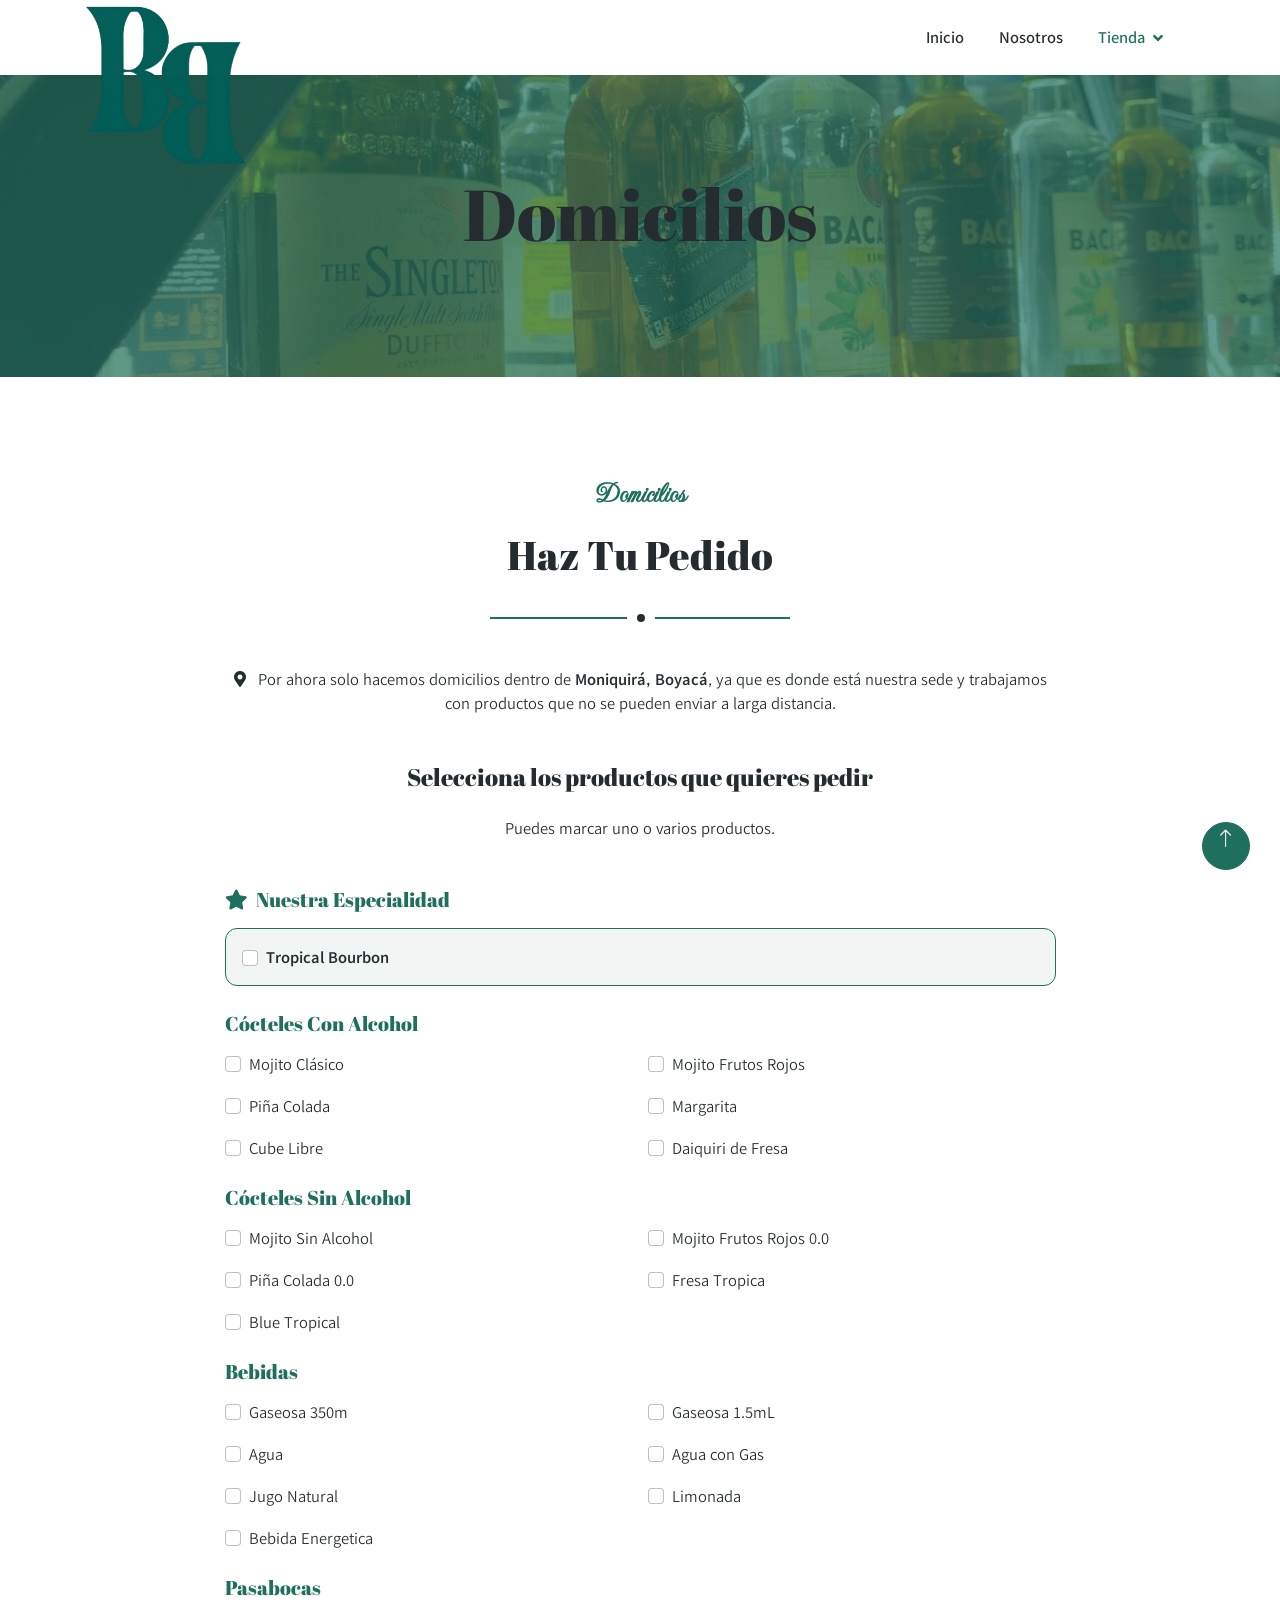
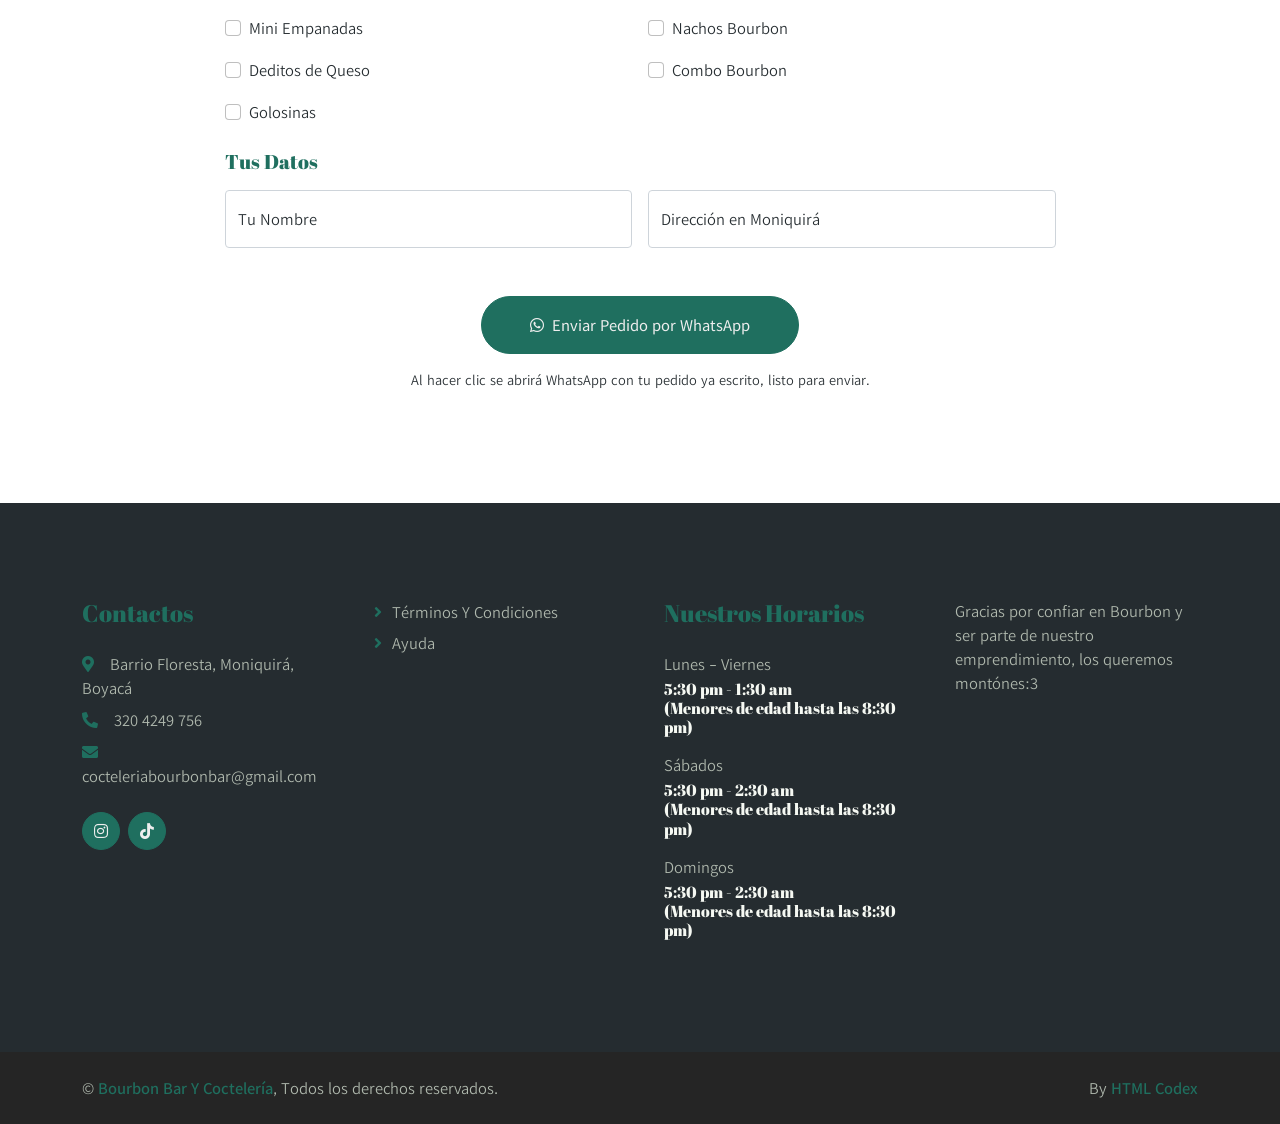
<file: domicilios.html>
<!DOCTYPE html>
<html lang="es">

<head>
    <meta charset="utf-8">
    <title>Bourbon Bar y Coctelería | Moniquirá</title>
    <meta content="width=device-width, initial-scale=1.0" name="viewport">
    <meta content="" name="keywords">
    <meta content="Bourbon Bar y Coctelería: luces, musica y cero excusas. Un espacio de bebidas, sabores y experiencias en Moniquirá, Boyacá." name="description">

    <!-- Favicon -->
    <link href="img/Logo-1.png" rel="icon">

    <!-- Google Web Fonts -->
    <link rel="preconnect" href="https://fonts.googleapis.com">
    <link rel="preconnect" href="https://fonts.gstatic.com" crossorigin>
    <link href="https://fonts.googleapis.com/css2?family=Abril+Fatface&family=Imperial+Script&family=Kedebideri:wght@400;500;600;700;800;900&display=swap" rel="stylesheet">

    <!-- Icon Font Stylesheet -->
    <link href="https://cdnjs.cloudflare.com/ajax/libs/font-awesome/5.15.4/css/all.min.css" rel="stylesheet">
    <link href="https://cdn.jsdelivr.net/npm/bootstrap-icons@1.4.1/font/bootstrap-icons.css" rel="stylesheet">

    <!-- Libraries Stylesheet -->
    <link href="lib/animate/animate.min.css" rel="stylesheet">
    <link href="lib/owlcarousel/assets/owl.carousel.min.css" rel="stylesheet">

    <!-- Customized Bootstrap Stylesheet -->
    <link href="css/bootstrap.min.css" rel="stylesheet">

    <!-- Template Stylesheet -->
    <link href="css/style.css" rel="stylesheet">
</head>

<body>
    <!-- Spinner Start -->
    <div id="spinner" class="show bg-white position-fixed translate-middle w-100 vh-100 top-50 start-50 d-flex align-items-center justify-content-center">
        <div class="spinner-border text-primary" role="status" style="width: 3rem; height: 3rem;"></div>
    </div>
    <!-- Spinner End -->

    
    <!-- Navbar Start -->
    <div class="container-fluid bg-white sticky-top">
        <div class="container">
            <nav class="navbar navbar-expand-lg bg-white navbar-light py-2 py-lg-0">
                <a href="index.html" class="navbar-brand">
                    <img class="img-fluid" src="img/Logo-1.png" alt="Logo">
                </a>
                <button type="button" class="navbar-toggler ms-auto me-0" data-bs-toggle="collapse" data-bs-target="#navbarCollapse">
                    <span class="navbar-toggler-icon"></span>
                </button>
                <div class="collapse navbar-collapse" id="navbarCollapse">
                    <div class="navbar-nav ms-auto">
                        <a href="index.html" class="nav-item nav-link">Inicio</a>
                        <a href="nosotros.html" class="nav-item nav-link">Nosotros</a>
                        <div class="nav-item dropdown">
                            <a href="#" class="nav-link dropdown-toggle active" data-bs-toggle="dropdown">Tienda</a>
                            <div class="dropdown-menu bg-light rounded-0 m-0">
                                <a href="productos.html" class="dropdown-item">Productos</a>
                                <a href="domicilios.html" class="dropdown-item active">Domicilios</a>
                            </div>
                        </div>
                    </div>
                </div>
            </nav>
        </div>
    </div>
    <!-- Navbar End -->


    <!-- Page Header Start -->
    <div class="container-fluid page-header py-5 mb-5 wow fadeIn" data-wow-delay="0.1s">
        <div class="container text-center py-5">
            <h1 class="display-2 text-dark mb-4 animated slideInDown">Domicilios</h1>
            </nav>
        </div>
    </div>
    <!-- Page Header End -->


    <!-- Domicilios Start -->
    <div class="container-xxl py-5">
        <div class="container">
            <div class="section-title text-center mx-auto wow fadeInUp" data-wow-delay="0.1s" style="max-width: 600px;">
                <p class="fs-5 fw-medium fst-italic text-primary">Domicilios</p>
                <h1 class="display-6">Haz Tu Pedido</h1>
            </div>

            <!-- Aviso zona de cobertura -->
            <div class="row justify-content-center mb-5 wow fadeInUp" data-wow-delay="0.2s">
                <div class="col-lg-9">
                    <div class="alert-zona-domicilio text-center">
                        <i class="fa fa-map-marker-alt me-2"></i>
                        Por ahora solo hacemos domicilios dentro de <strong>Moniquirá, Boyacá</strong>, ya que es donde está nuestra sede y trabajamos con productos que no se pueden enviar a larga distancia.
                    </div>
                </div>
            </div>

            <!-- Selección de productos -->
            <div class="row justify-content-center wow fadeInUp" data-wow-delay="0.3s">
                <div class="col-lg-9">
                    <h4 class="text-center mb-4">Selecciona los productos que quieres pedir</h4>
                    <p class="text-center text-body mb-5">Puedes marcar uno o varios productos.
                    <!-- Categoría: Nuestra Especialidad -->
                    <h5 class="text-primary mb-3"><i class="fa fa-star me-2"></i>Nuestra Especialidad</h5>
                    <div class="row g-3 mb-4">
                        <div class="col-12">
                            <div class="form-check product-check product-check-especial">
                                <input class="form-check-input" type="checkbox" value="Bourbon Especial (coctel de la casa)" id="prodEsp1">
                                <label class="form-check-label" for="prodEsp1">
                                    <span class="d-block fw-bold">Tropical Bourbon</span>
                                </label>
                            </div>
                        </div>
                    </div>

                    <!-- Categoría: Cócteles Con Alcohol -->
                    <h5 class="text-primary mb-3">Cócteles Con Alcohol</h5>
                    <div class="row g-3 mb-4">
                        <div class="col-md-6">
                            <div class="form-check product-check">
                                <input class="form-check-input" type="checkbox" value="Mojito Clásico" id="prodAlc1">
                                <label class="form-check-label" for="prodAlc1">Mojito Clásico</label>
                            </div>
                        </div>
                        <div class="col-md-6">
                            <div class="form-check product-check">
                                <input class="form-check-input" type="checkbox" value="Mojito Frutos Rojos" id="prodAlc2">
                                <label class="form-check-label" for="prodAlc2">Mojito Frutos Rojos</label>
                            </div>
                        </div>
                        <div class="col-md-6">
                            <div class="form-check product-check">
                                <input class="form-check-input" type="checkbox" value="Piña Colada" id="prodAlc3">
                                <label class="form-check-label" for="prodAlc3">Piña Colada</label>
                            </div>
                        </div>
                        <div class="col-md-6">
                            <div class="form-check product-check">
                                <input class="form-check-input" type="checkbox" value="Margarita" id="prodAlc4">
                                <label class="form-check-label" for="prodAlc4">Margarita</label>
                            </div>
                        </div>
                        <div class="col-md-6">
                            <div class="form-check product-check">
                                <input class="form-check-input" type="checkbox" value="Cube Libre" id="prodAlc5">
                                <label class="form-check-label" for="prodAlc5">Cube Libre</label>
                            </div>
                        </div>
                        <div class="col-md-6">
                            <div class="form-check product-check">
                                <input class="form-check-input" type="checkbox" value="Daiquiri de Fresa" id="prodAlc6">
                                <label class="form-check-label" for="prodAlc6">Daiquiri de Fresa</label>
                            </div>
                        </div>
                    </div>

                    <!-- Categoría: Cócteles Sin Alcohol -->
                    <h5 class="text-primary mb-3">Cócteles Sin Alcohol</h5>
                    <div class="row g-3 mb-4">
                        <div class="col-md-6">
                            <div class="form-check product-check">
                                <input class="form-check-input" type="checkbox" value="Mojito Sin Alcohol" id="prodSin1">
                                <label class="form-check-label" for="prodSin1">Mojito Sin Alcohol</label>
                            </div>
                        </div>
                        <div class="col-md-6">
                            <div class="form-check product-check">
                                <input class="form-check-input" type="checkbox" value="Mojito Frutos Rojos 0.0" id="prodSin2">
                                <label class="form-check-label" for="prodSin2">Mojito Frutos Rojos 0.0</label>
                            </div>
                        </div>
                        <div class="col-md-6">
                            <div class="form-check product-check">
                                <input class="form-check-input" type="checkbox" value="Piña Colada 0.0" id="prodSin3">
                                <label class="form-check-label" for="prodSin3">Piña Colada 0.0</label>
                            </div>
                        </div>
                        <div class="col-md-6">
                            <div class="form-check product-check">
                                <input class="form-check-input" type="checkbox" value="Fresa Tropical" id="prodSin4">
                                <label class="form-check-label" for="prodSin4">Fresa Tropica</label>
                            </div>
                        </div>
                        <div class="col-md-6">
                            <div class="form-check product-check">
                                <input class="form-check-input" type="checkbox" value="Blue Tropica" id="prodSin5">
                                <label class="form-check-label" for="prodSin5">Blue Tropical</label>
                            </div>
                        </div>
                    </div>

                    <!-- Categoría: Bebidas -->
                    <h5 class="text-primary mb-3">Bebidas</h5>
                    <div class="row g-3 mb-4">
                        <div class="col-md-6">
                            <div class="form-check product-check">
                                <input class="form-check-input" type="checkbox" value="Gaseosa 350mL" id="prodBeb1">
                                <label class="form-check-label" for="prodBeb1">Gaseosa 350m</label>
                            </div>
                        </div>
                        <div class="col-md-6">
                            <div class="form-check product-check">
                                <input class="form-check-input" type="checkbox" value="Gaseosa 1.5mL" id="prodBeb2">
                                <label class="form-check-label" for="prodBeb2">Gaseosa 1.5mL</label>
                            </div>
                        </div>
                        <div class="col-md-6">
                            <div class="form-check product-check">
                                <input class="form-check-input" type="checkbox" value="Agua" id="prodBeb3">
                                <label class="form-check-label" for="prodBeb3">Agua</label>
                            </div>
                        </div>
                        <div class="col-md-6">
                            <div class="form-check product-check">
                                <input class="form-check-input" type="checkbox" value="Agua con Gas" id="prodBeb4">
                                <label class="form-check-label" for="prodBeb4">Agua con Gas</label>
                            </div>
                        </div>
                        <div class="col-md-6">
                            <div class="form-check product-check">
                                <input class="form-check-input" type="checkbox" value="Jugo Natural" id="prodBeb5">
                                <label class="form-check-label" for="prodBeb5">Jugo Natural</label>
                            </div>
                        </div>
                        <div class="col-md-6">
                            <div class="form-check product-check">
                                <input class="form-check-input" type="checkbox" value="Limonada" id="prodBeb6">
                                <label class="form-check-label" for="prodBeb6">Limonada</label>
                            </div>
                        </div>
                        <div class="col-md-6">
                            <div class="form-check product-check">
                                <input class="form-check-input" type="checkbox" value="Bebida Energetica" id="prodBeb7">
                                <label class="form-check-label" for="prodBeb7">Bebida Energetica</label>
                            </div>
                        </div>
                    </div>

                    <!-- Categoría: Pasabocas -->
                    <h5 class="text-primary mb-3">Pasabocas</h5>
                    <div class="row g-3 mb-4">
                        <div class="col-md-6">
                            <div class="form-check product-check">
                                <input class="form-check-input" type="checkbox" value="Mini Empanadas" id="prodPas1">
                                <label class="form-check-label" for="prodPas1">Mini Empanadas</label>
                            </div>
                        </div>
                        <div class="col-md-6">
                            <div class="form-check product-check">
                                <input class="form-check-input" type="checkbox" value="Nachos Bourbon" id="prodPas2">
                                <label class="form-check-label" for="prodPas2">Nachos Bourbon</label>
                            </div>
                        </div>
                        <div class="col-md-6">
                            <div class="form-check product-check">
                                <input class="form-check-input" type="checkbox" value="Deditos de Queso" id="prodPas3">
                                <label class="form-check-label" for="prodPas3">Deditos de Queso</label>
                            </div>
                        </div>
                        <div class="col-md-6">
                            <div class="form-check product-check">
                                <input class="form-check-input" type="checkbox" value="Combo Bourbon" id="prodPas4">
                                <label class="form-check-label" for="prodPas4">Combo Bourbon
                                    
                                </label>
                            </div>
                        </div>
                        <div class="col-md-6">
                            <div class="form-check product-check">
                                <input class="form-check-input" type="checkbox" value="Golosinas" id="prodPas5">
                                <label class="form-check-label" for="prodPas5">Golosinas</label>
                            </div>
                        </div>
                    </div>

                    <!-- Datos de entrega -->
                    <h5 class="text-primary mb-3 mt-4">Tus Datos</h5>
                    <div class="row g-3 mb-4">
                        <div class="col-md-6">
                            <div class="form-floating">
                                <input type="text" class="form-control" id="nombreCliente" placeholder="Tu Nombre">
                                <label for="nombreCliente">Tu Nombre</label>
                            </div>
                        </div>
                        <div class="col-md-6">
                            <div class="form-floating">
                                <input type="text" class="form-control" id="direccionCliente" placeholder="Dirección en Moniquirá">
                                <label for="direccionCliente">Dirección en Moniquirá</label>
                            </div>
                        </div>
                    </div>

                    <div class="text-center mt-5">
                        <button type="button" id="btnEnviarPedido" class="btn btn-primary rounded-pill py-3 px-5">
                            <i class="fab fa-whatsapp me-2"></i>Enviar Pedido por WhatsApp
                        </button>
                        <p class="text-body mt-3 small">Al hacer clic se abrirá WhatsApp con tu pedido ya escrito, listo para enviar.</p>
                    </div>
                </div>
            </div>
        </div>
    </div>
    <!-- Domicilios End -->


    <!-- Footer Start -->
    <div class="container-fluid bg-dark footer mt-5 py-5 wow fadeIn" data-wow-delay="0.1s">
        <div class="container py-5">
            <div class="row g-5">
                <div class="col-lg-3 col-md-6">
                    <h4 class="text-primary mb-4">Contactos</h4>
                    <p class="mb-2"><i class="fa fa-map-marker-alt text-primary me-3"></i>Barrio Floresta, Moniquirá, Boyacá</p>
                    <p class="mb-2"><i class="fa fa-phone-alt text-primary me-3"></i>320 4249 756</p>
                    <p class="mb-2"><i class="fa fa-envelope text-primary me-3"></i>cocteleriabourbonbar@gmail.com</p>
                    <div class="d-flex pt-3">
                        <a class="btn btn-square btn-primary rounded-circle me-2" href="https://www.instagram.com/bar.bourbon" target="_blank" rel="noopener"><i class="fab fa-instagram"></i></a>
                        <a class="btn btn-square btn-primary rounded-circle me-2" href="https://www.tiktok.com/@bourbon.barcoc" target="_blank" rel="noopener"><i class="fab fa-tiktok"></i></a>
                    </div>
                </div>
                <div class="col-lg-3 col-md-6">
                    <a class="btn btn-link" href="">Términos Y Condiciones</a>
                    <a class="btn btn-link" href="">Ayuda</a>
                </div>
                <div class="col-lg-3 col-md-6">
                    <h4 class="text-primary mb-4">Nuestros Horarios</h4>
                    <p class="mb-1">Lunes - Viernes</p>
                    <h6 class="text-light">5:30 pm - 1:30 am <p>(Menores de edad hasta las 8:30 pm)</p></h6>
                    <p class="mb-1">Sábados</p>
                    <h6 class="text-light">5:30 pm - 2:30 am <p>(Menores de edad hasta las 8:30 pm)</p></h6>
                    <p class="mb-1">Domingos</p>
                    <h6 class="text-light">5:30 pm - 2:30 am <p>(Menores de edad hasta las 8:30 pm)</p></h6>
                </div>
                <div class="col-lg-3 col-md-6">
                    <p>Gracias por confiar en Bourbon y ser parte de nuestro emprendimiento, los queremos montónes:3</p>
                </div>
            </div>
        </div>
    </div>
    <!-- Footer End -->


    <!-- Copyright Start -->
    <div class="container-fluid copyright py-4">
        <div class="container">
            <div class="row">
                <div class="col-md-6 text-center text-md-start mb-3 mb-md-0">
                    &copy; <a class="fw-medium" href="#">Bourbon Bar Y Coctelería</a>, Todos los derechos reservados.
                </div>
                <div class="col-md-6 text-center text-md-end">
                    <!--/*** This template is free as long as you keep the footer author’s credit link/attribution link/backlink. If you'd like to use the template without the footer author’s credit link/attribution link/backlink, you can purchase the Credit Removal License from "https://htmlcodex.com/credit-removal". Thank you for your support. ***/-->
                    By <a class="fw-medium" href="https://htmlcodex.com">HTML Codex</a>
                </div>
            </div>
        </div>
    </div>
    <!-- Copyright End -->


    <!-- Back to Top -->
    <a href="#" class="btn btn-lg btn-primary btn-lg-square rounded-circle back-to-top"><i class="bi bi-arrow-up"></i></a>


    <!-- JavaScript Libraries -->
    <script src="https://ajax.googleapis.com/ajax/libs/jquery/3.6.1/jquery.min.js"></script>
    <script src="https://cdn.jsdelivr.net/npm/bootstrap@5.0.0/dist/js/bootstrap.bundle.min.js"></script>
    <script src="lib/wow/wow.min.js"></script>
    <script src="lib/easing/easing.min.js"></script>
    <script src="lib/waypoints/waypoints.min.js"></script>
    <script src="lib/owlcarousel/owl.carousel.min.js"></script>

    <!-- Template Javascript -->
    <script src="js/main.js"></script>

    <!-- Pedido por WhatsApp -->
    <script>
        const WHATSAPP_NUMBER = "573204249756";

        document.getElementById('btnEnviarPedido').addEventListener('click', function () {
            const seleccionados = document.querySelectorAll('.product-check input[type="checkbox"]:checked');
            const nombre = document.getElementById('nombreCliente').value.trim();
            const direccion = document.getElementById('direccionCliente').value.trim();

            if (seleccionados.length === 0) {
                alert('Por favor selecciona al menos un producto antes de enviar tu pedido.');
                return;
            }

            let mensaje = 'Holaa, quiero hacer un domicilio:%0A%0A';

            seleccionados.forEach(function (item) {
                mensaje += '- ' + item.value + '%0A';
            });

            mensaje += '%0A';
            mensaje += 'A nombre de ' + (nombre || '[sin especificar]') + '%0A';
            mensaje += 'En ' + (direccion || '[sin especificar]') + '%0A';
            mensaje += '%0APor favor confírmame la disponibilidad y el total. ¡Gracias! ♡♡';

            const url = 'https://wa.me/' + WHATSAPP_NUMBER + '?text=' + mensaje;
            window.open(url, '_blank');
        });
    </script>
</body>

</html>
</file>
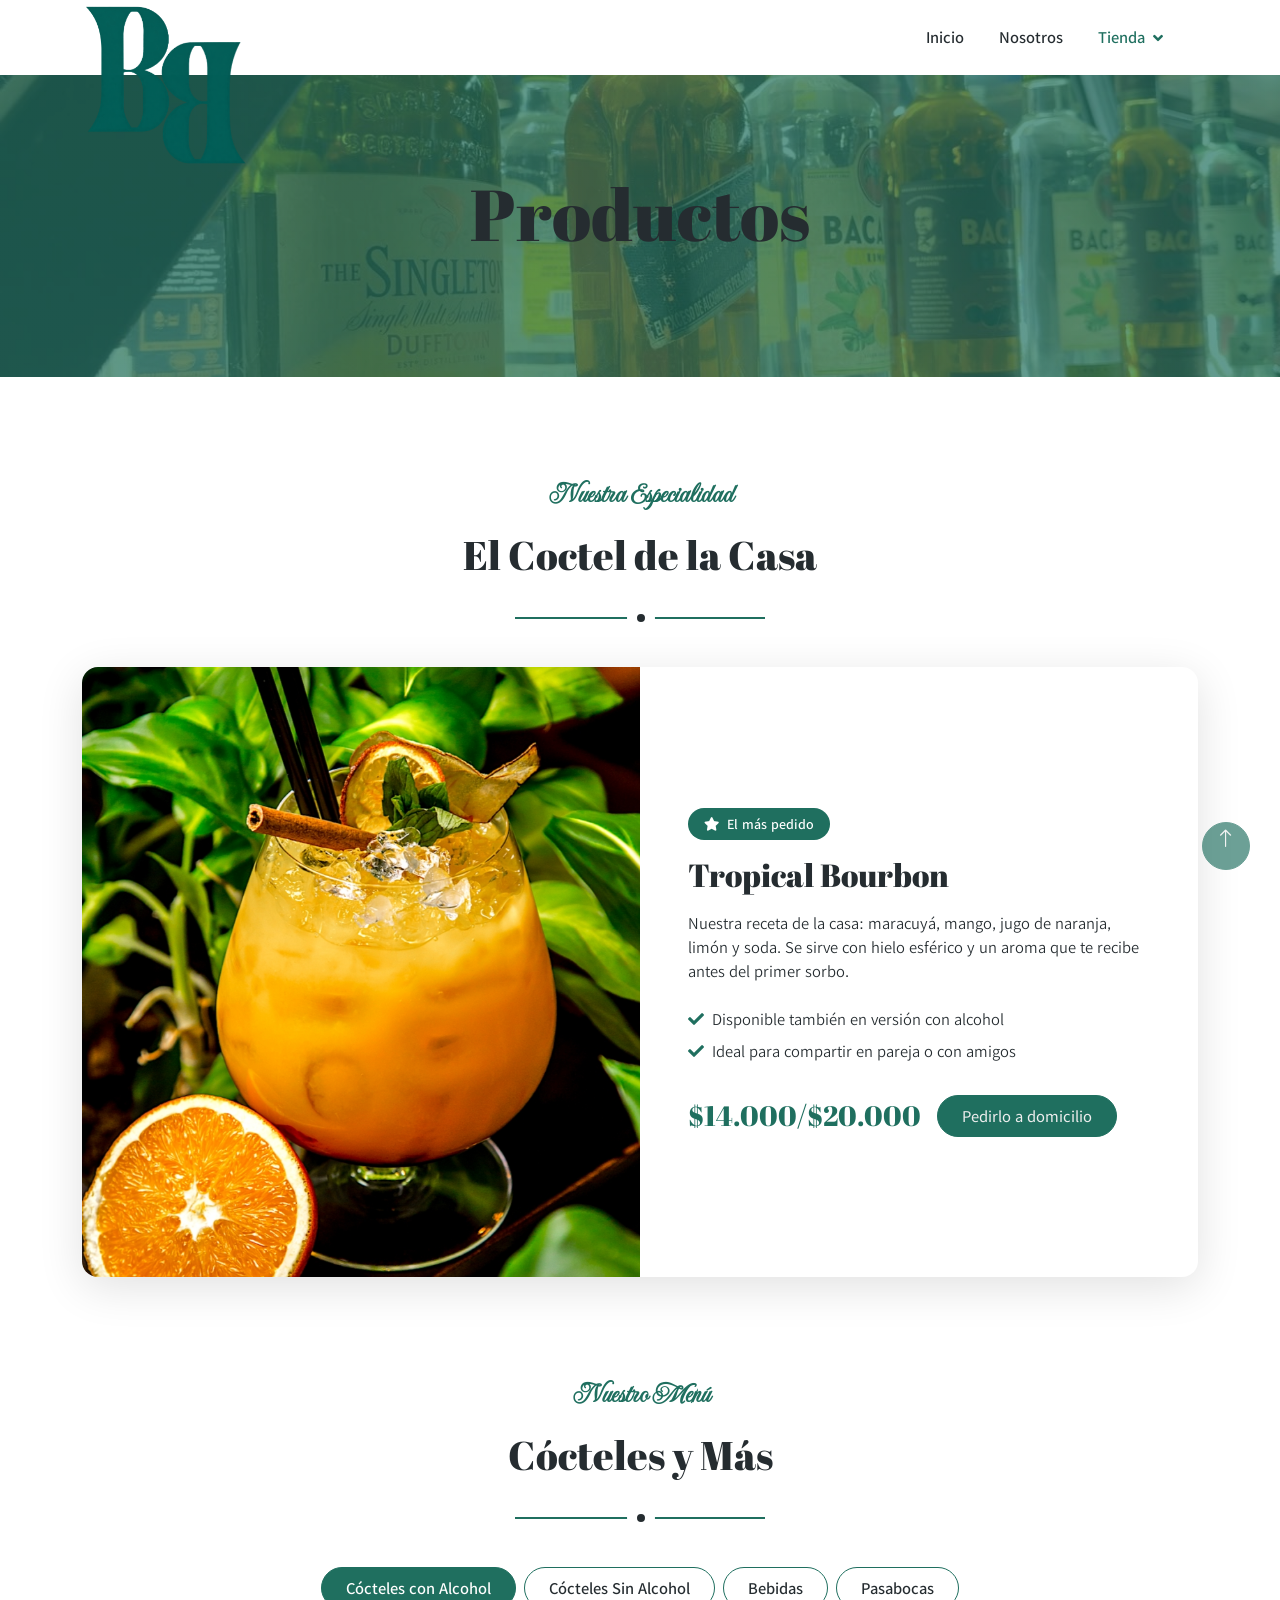
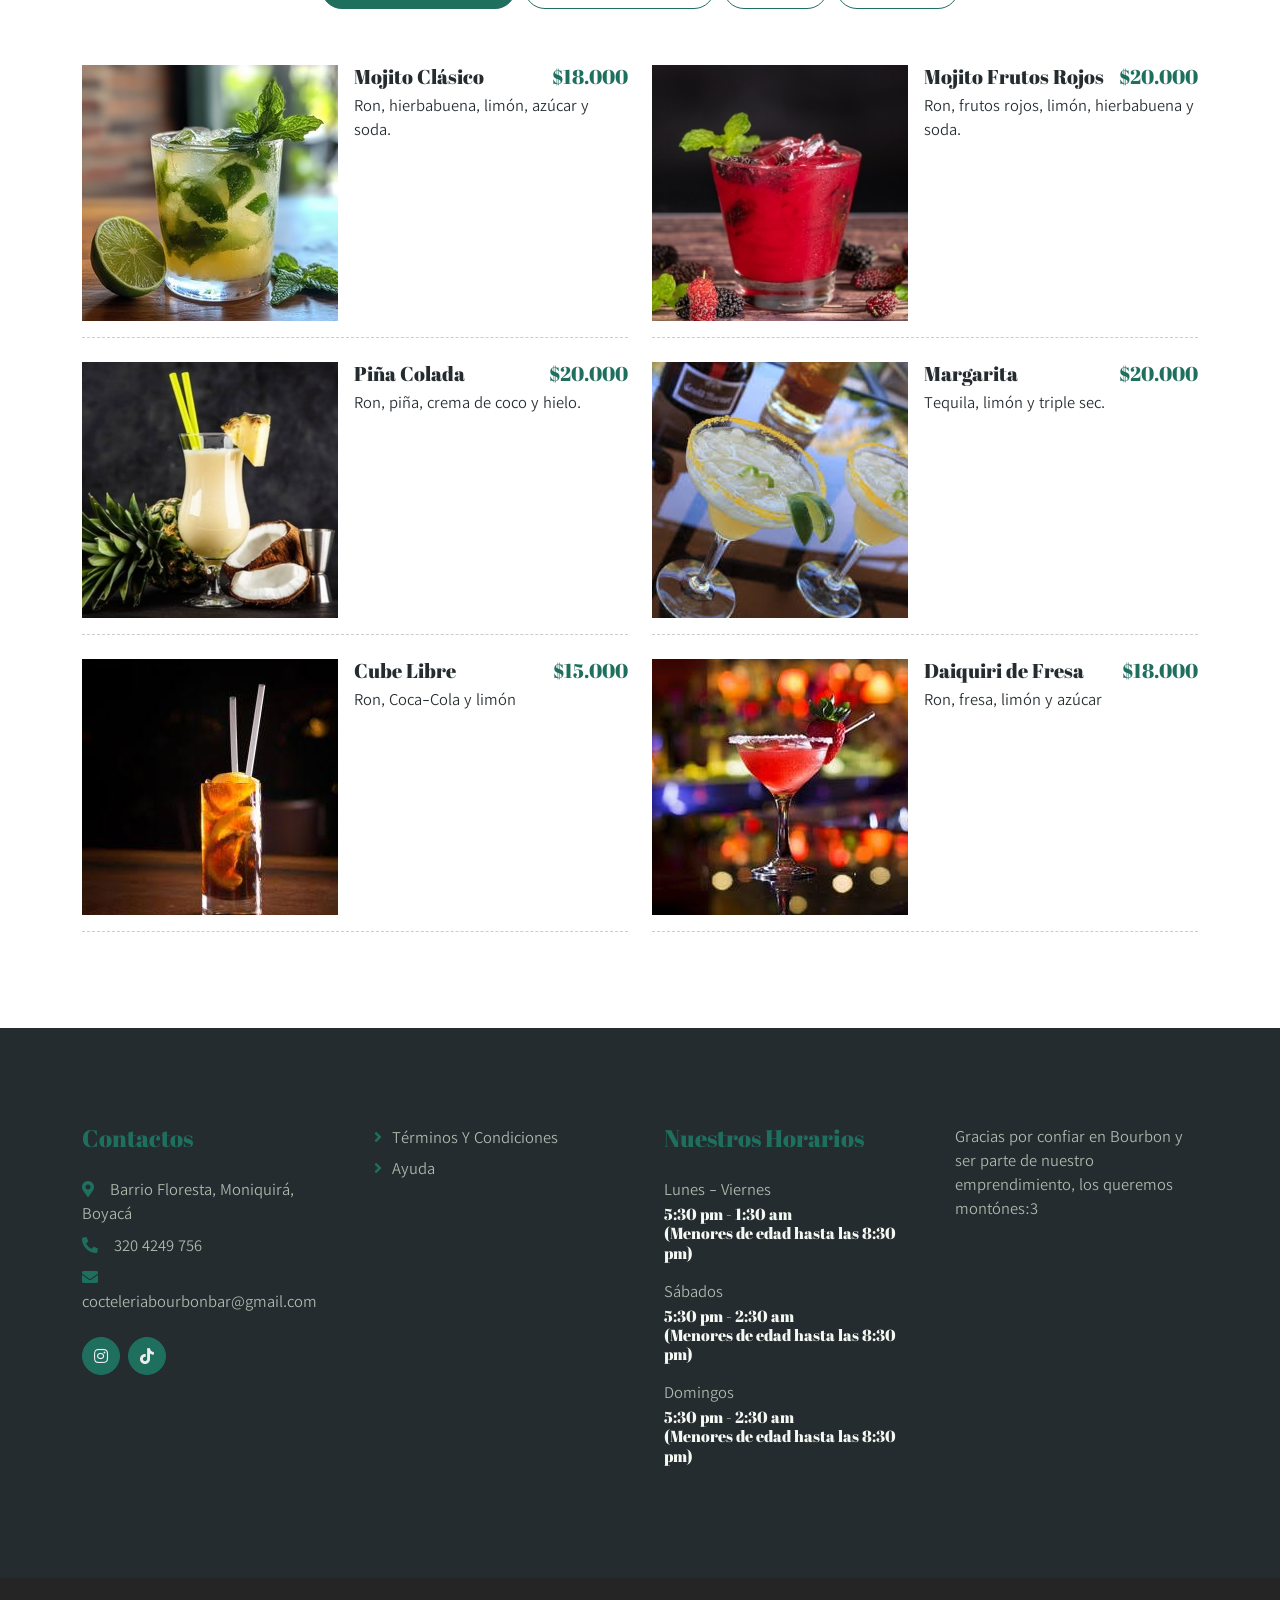
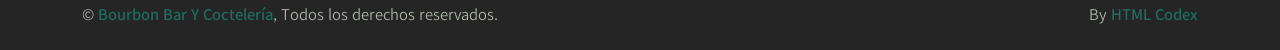
<file: productos.html>
<!DOCTYPE html>
<html lang="es">

<head>
    <meta charset="utf-8">
    <title>Bourbon Bar y Coctelería | Moniquirá</title>
    <meta content="width=device-width, initial-scale=1.0" name="viewport">
    <meta content="" name="keywords">
    <meta content="Bourbon Bar y Coctelería: luces, musica y cero excusas. Un espacio de bebidas, sabores y experiencias en Moniquirá, Boyacá." name="description">

    <!-- Favicon -->
    <link href="img/Logo-1.png" rel="icon">

    <!-- Google Web Fonts -->
    <link rel="preconnect" href="https://fonts.googleapis.com">
    <link rel="preconnect" href="https://fonts.gstatic.com" crossorigin>
    <link href="https://fonts.googleapis.com/css2?family=Abril+Fatface&family=Imperial+Script&family=Kedebideri:wght@400;500;600;700;800;900&display=swap" rel="stylesheet">

    <!-- Icon Font Stylesheet -->
    <link href="https://cdnjs.cloudflare.com/ajax/libs/font-awesome/5.15.4/css/all.min.css" rel="stylesheet">
    <link href="https://cdn.jsdelivr.net/npm/bootstrap-icons@1.4.1/font/bootstrap-icons.css" rel="stylesheet">

    <!-- Libraries Stylesheet -->
    <link href="lib/animate/animate.min.css" rel="stylesheet">
    <link href="lib/owlcarousel/assets/owl.carousel.min.css" rel="stylesheet">

    <!-- Customized Bootstrap Stylesheet -->
    <link href="css/bootstrap.min.css" rel="stylesheet">

    <!-- Template Stylesheet -->
    <link href="css/style.css" rel="stylesheet">
</head>

<body>
    <!-- Spinner Start -->
    <div id="spinner" class="show bg-white position-fixed translate-middle w-100 vh-100 top-50 start-50 d-flex align-items-center justify-content-center">
        <div class="spinner-border text-primary" role="status" style="width: 3rem; height: 3rem;"></div>
    </div>
    <!-- Spinner End -->

    
    <!-- Navbar Start -->
    <div class="container-fluid bg-white sticky-top">
        <div class="container">
            <nav class="navbar navbar-expand-lg bg-white navbar-light py-2 py-lg-0">
                <a href="index.html" class="navbar-brand">
                    <img class="img-fluid" src="img/Logo-1.png" alt="Logo">
                </a>
                <button type="button" class="navbar-toggler ms-auto me-0" data-bs-toggle="collapse" data-bs-target="#navbarCollapse">
                    <span class="navbar-toggler-icon"></span>
                </button>
                <div class="collapse navbar-collapse" id="navbarCollapse">
                    <div class="navbar-nav ms-auto">
                        <a href="index.html" class="nav-item nav-link">Inicio</a>
                        <a href="nosotros.html" class="nav-item nav-link">Nosotros</a>
                        <div class="nav-item dropdown">
                            <a href="#" class="nav-link dropdown-toggle active" data-bs-toggle="dropdown">Tienda</a>
                            <div class="dropdown-menu bg-light rounded-0 m-0">
                                <a href="productos.html" class="dropdown-item active">Productos</a>
                                <a href="domicilios.html" class="dropdown-item">Domicilios</a>
                            </div>
                        </div>
                    </div>
                </div>
            </nav>
        </div>
    </div>
    <!-- Navbar End -->


    <!-- Page Header Start -->
    <div class="container-fluid page-header py-5 mb-5 wow fadeIn" data-wow-delay="0.1s">
        <div class="container text-center py-5">
            <h1 class="display-2 text-dark mb-4 animated slideInDown">Productos</h1>
        </div>
    </div>
    <!-- Page Header End -->


    <!-- Nuestra Especialidad Start -->
    <div class="container-xxl py-5">
        <div class="container">
            <div class="section-title text-center mx-auto wow fadeInUp" data-wow-delay="0.1s" style="max-width: 500px;">
                <p class="fs-5 fw-medium fst-italic text-primary">Nuestra Especialidad</p>
                <h1 class="display-6">El Coctel de la Casa</h1>
            </div>

            <div class="row justify-content-center g-0 especialidad-card wow fadeInUp" data-wow-delay="0.2s">
                <div class="col-lg-6">
                    <img class="img-fluid especialidad-img" src="img/coctel-especial.jpg" alt="Tropical Bourbon, el coctel de la casa">
                </div>
                <div class="col-lg-6">
                    <div class="especialidad-body p-4 p-lg-5">
                        <span class="especialidad-badge mb-3"><i class="fa fa-star me-2"></i>El más pedido</span>
                        <h2 class="mb-3">Tropical Bourbon</h2>
                        <p class="text-body mb-4">Nuestra receta de la casa: maracuyá, mango, jugo de naranja, limón y soda. Se sirve con hielo esférico y un aroma que te recibe antes del primer sorbo.</p>
                        <ul class="especialidad-lista mb-4">
                            <li><i class="fa fa-check text-primary me-2"></i>Disponible también en versión con alcohol</li>
                            <li><i class="fa fa-check text-primary me-2"></i>Ideal para compartir en pareja o con amigos</li>
                        </ul>
                        <div class="d-flex flex-wrap align-items-center gap-3">
                            <h3 class="text-primary mb-0">$14.000/$20.000</h3>
                            <a href="domicilios.html" class="btn btn-primary rounded-pill py-2 px-4">Pedirlo a domicilio</a>
                        </div>
                    </div>
                </div>
            </div>
        </div>
    </div>
    <!-- Nuestra Especialidad End -->


    <!-- Menu Start -->
    <div class="container-xxl py-5">
        <div class="container">
            <div class="section-title text-center mx-auto wow fadeInUp" data-wow-delay="0.1s" style="max-width: 500px;">
                <p class="fs-5 fw-medium fst-italic text-primary">Nuestro Menú</p>
                <h1 class="display-6">Cócteles y Más</h1>
            </div>

            <!-- Menu Tabs Nav -->
            <ul class="nav nav-pills justify-content-center mb-5 wow fadeInUp" data-wow-delay="0.1s" id="menuTab" role="tablist">
                <li class="nav-item" role="presentation">
                    <button class="nav-link active rounded-pill mx-1 mb-2 px-4 py-2" id="con-alcohol-tab" data-bs-toggle="pill" data-bs-target="#con-alcohol" type="button" role="tab" aria-controls="con-alcohol" aria-selected="true">Cócteles con Alcohol</button>
                </li>
                <li class="nav-item" role="presentation">
                    <button class="nav-link rounded-pill mx-1 mb-2 px-4 py-2" id="sin-alcohol-tab" data-bs-toggle="pill" data-bs-target="#sin-alcohol" type="button" role="tab" aria-controls="sin-alcohol" aria-selected="false">Cócteles Sin Alcohol</button>
                </li>
                <li class="nav-item" role="presentation">
                    <button class="nav-link rounded-pill mx-1 mb-2 px-4 py-2" id="bebidas-tab" data-bs-toggle="pill" data-bs-target="#bebidas" type="button" role="tab" aria-controls="bebidas" aria-selected="false">Bebidas</button>
                </li>
                <li class="nav-item" role="presentation">
                    <button class="nav-link rounded-pill mx-1 mb-2 px-4 py-2" id="pasabocas-tab" data-bs-toggle="pill" data-bs-target="#pasabocas" type="button" role="tab" aria-controls="Pasabocas" aria-selected="false">Pasabocas</button>
                </li>
            </ul>

            <!-- Menu Tabs Content -->
            <div class="tab-content" id="menuTabContent">

                <!-- Bebidas -->
                <div class="tab-pane fade" id="bebidas" role="tabpanel" aria-labelledby="bebidas-tab">
                    <div class="row g-4">
                        <div class="col-md-6">
                            <div class="menu-item d-flex">
                                <div class="flex-grow-1">
                                    <div class="d-flex justify-content-between">
                                        <h5 class="mb-1">Gaseosa 350mL</h5>
                                        <h5 class="mb-1 text-primary">$4.000</h5>
                                    </div>
                                    <p class="mb-0 text-body small">Coca-Cola, Sprite, Guatro, Colombiana, Manzana Postobón</p>
                                </div>
                            </div>
                        </div>
                        <div class="col-md-6">
                            <div class="menu-item d-flex">
                                <div class="flex-grow-1">
                                    <div class="d-flex justify-content-between">
                                        <h5 class="mb-1">Gaseosa 1.5mL</h5>
                                        <h5 class="mb-1 text-primary">$6.000</h5>
                                    </div>
                                    <p class="mb-0 text-body small">Coca-Cola, Sprite, Guatro, Colombiana, Manzana Postobón</p>
                                </div>
                            </div>
                        </div>
                        <div class="col-md-6">
                            <div class="menu-item d-flex">
                                <div class="flex-grow-1">
                                    <div class="d-flex justify-content-between">
                                        <h5 class="mb-1">Agua</h5>
                                        <h5 class="mb-1 text-primary">$3.000</h5>
                                    </div>
                                </div>
                            </div>
                        </div>
                        <div class="col-md-6">
                            <div class="menu-item d-flex">
                                <div class="flex-grow-1">
                                    <div class="d-flex justify-content-between">
                                        <h5 class="mb-1">Agua con Gas</h5>
                                        <h5 class="mb-1 text-primary">$4.000</h5>
                                    </div>
                                </div>
                            </div>
                        </div>
                        <div class="col-md-6">
                            <div class="menu-item d-flex">
                                <div class="flex-grow-1">
                                    <div class="d-flex justify-content-between">
                                        <h5 class="mb-1">Jugo Natural</h5>
                                        <h5 class="mb-1 text-primary">$6.000</h5>
                                    </div>
                                    <p class="mb-0 text-body small">Mora, Frésa, Lulo, Guanabana, Maracuyá, Piña</p>
                                </div>
                            </div>
                        </div>
                        <div class="col-md-6">
                            <div class="menu-item d-flex">
                                <div class="flex-grow-1">
                                    <div class="d-flex justify-content-between">
                                        <h5 class="mb-1">Limonada</h5>
                                        <h5 class="mb-1 text-primary">$7.000</h5>
                                    </div>
                                    <p class="mb-0 text-body small"> Natural, Coco, Cereza, Hierbabuena</p>
                                </div>
                            </div>
                        </div>
                        <div class="col-md-6">
                            <div class="menu-item d-flex">
                                <div class="flex-grow-1">
                                    <div class="d-flex justify-content-between">
                                        <h5 class="mb-1">Bebida Energetica</h5>
                                        <h5 class="mb-1 text-primary">$6.000</h5>
                                    </div>
                                </div>
                            </div>
                        </div>
                    </div>
                </div>

                <!-- Cocteles Con Alcohol -->
                <div class="tab-pane fade show active" id="con-alcohol" role="tabpanel" aria-labelledby="con-alcohol-tab">
                    <div class="row g-4">
                        <div class="col-md-6">
                            <div class="menu-item d-flex">
                                <img src="img/menu-alcohol-1.jpg" alt="Mojito Clásico" class="menu-item-img me-3">
                                <div class="flex-grow-1">
                                    <div class="d-flex justify-content-between">
                                        <h5 class="mb-1">Mojito Clásico</h5>
                                        <h5 class="mb-1 text-primary">$18.000</h5>
                                    </div>
                                    <p class="mb-0 text-body">Ron, hierbabuena, limón, azúcar y soda.</p>
                                </div>
                            </div>
                        </div>
                        <div class="col-md-6">
                            <div class="menu-item d-flex">
                                <img src="img/menu-alcohol-2.jpg" alt="Mojito Frutos Rojos" class="menu-item-img me-3">
                                <div class="flex-grow-1">
                                    <div class="d-flex justify-content-between">
                                        <h5 class="mb-1">Mojito Frutos Rojos</h5>
                                        <h5 class="mb-1 text-primary">$20.000</h5>
                                    </div>
                                    <p class="mb-0 text-body">Ron, frutos rojos, limón, hierbabuena y soda.</p>
                                </div>
                            </div>
                        </div>
                        <div class="col-md-6">
                            <div class="menu-item d-flex">
                                <img src="img/menu-alcohol-3.jpg" alt="Piña Colada" class="menu-item-img me-3">
                                <div class="flex-grow-1">
                                    <div class="d-flex justify-content-between">
                                        <h5 class="mb-1">Piña Colada</h5>
                                        <h5 class="mb-1 text-primary">$20.000</h5>
                                    </div>
                                    <p class="mb-0 text-body">Ron, piña, crema de coco y hielo.</p>
                                </div>
                            </div>
                        </div>
                        <div class="col-md-6">
                            <div class="menu-item d-flex">
                                <img src="img/menu-alcohol-4.jpg" alt="Margarita" class="menu-item-img me-3">
                                <div class="flex-grow-1">
                                    <div class="d-flex justify-content-between">
                                        <h5 class="mb-1">Margarita</h5>
                                        <h5 class="mb-1 text-primary">$20.000</h5>
                                    </div>
                                    <p class="mb-0 text-body">Tequila, limón y triple sec.</p>
                                </div>
                            </div>
                        </div>
                        <div class="col-md-6">
                            <div class="menu-item d-flex">
                                <img src="img/menu-alcohol-5.jpg" alt="Cube Libre" class="menu-item-img me-3">
                                <div class="flex-grow-1">
                                    <div class="d-flex justify-content-between">
                                        <h5 class="mb-1">Cube Libre</h5>
                                        <h5 class="mb-1 text-primary">$15.000</h5>
                                    </div>
                                    <p class="mb-0 text-body">Ron, Coca-Cola y limón</p>
                                </div>
                            </div>
                        </div>
                        <div class="col-md-6">
                            <div class="menu-item d-flex">
                                <img src="img/menu-alcohol-6.jpg" alt="Daiquiri de Fresa" class="menu-item-img me-3">
                                <div class="flex-grow-1">
                                    <div class="d-flex justify-content-between">
                                        <h5 class="mb-1">Daiquiri de Fresa</h5>
                                        <h5 class="mb-1 text-primary">$18.000</h5>
                                    </div>
                                    <p class="mb-0 text-body">Ron, fresa, limón y azúcar</p>
                                </div>
                            </div>
                        </div>
                    </div>
                </div>

                <!-- Cocteles Sin Alcohol -->
                <div class="tab-pane fade" id="sin-alcohol" role="tabpanel" aria-labelledby="sin-alcohol-tab">
                    <div class="row g-4">
                        <div class="col-md-6">
                            <div class="menu-item d-flex">
                                <img src="img/menu-sin-alcohol-1.jpg" alt="Mojito Sin Alcohol" class="menu-item-img me-3">
                                <div class="flex-grow-1">
                                    <div class="d-flex justify-content-between">
                                        <h5 class="mb-1">Mojito Sin Alcohol</h5>
                                        <h5 class="mb-1 text-primary">$12.000</h5>
                                    </div>
                                    <p class="mb-0 text-body">Hierbabuena, limón, azúcar y soda</p>
                                </div>
                            </div>
                        </div>
                        <div class="col-md-6">
                            <div class="menu-item d-flex">
                                <img src="img/menu-sin-alcohol-2.jpg" alt="Mojito Frutos Rojos 0.0" class="menu-item-img me-3">
                                <div class="flex-grow-1">
                                    <div class="d-flex justify-content-between">
                                        <h5 class="mb-1">Mojito Frutos Rojos 0.0</h5>
                                        <h5 class="mb-1 text-primary">$14.000</h5>
                                    </div>
                                    <p class="mb-0 text-body">Frutos rojos, limón, hierbabuena y soda</p>
                                </div>
                            </div>
                        </div>
                        <div class="col-md-6">
                            <div class="menu-item d-flex">
                                <img src="img/menu-sin-alcohol-3.jpg" alt="Piña Colada 0.0]" class="menu-item-img me-3">
                                <div class="flex-grow-1">
                                    <div class="d-flex justify-content-between">
                                        <h5 class="mb-1">Piña Colada 0.0</h5>
                                        <h5 class="mb-1 text-primary">$14.000</h5>
                                    </div>
                                    <p class="mb-0 text-body">Piña, crema de coco y hielo</p>
                                </div>
                            </div>
                        </div>
                        <div class="col-md-6">
                            <div class="menu-item d-flex">
                                <img src="img/menu-sin-alcohol-4.jpg" alt="Frésa Tropical" class="menu-item-img me-3">
                                <div class="flex-grow-1">
                                    <div class="d-flex justify-content-between">
                                        <h5 class="mb-1">Fresa Tropical</h5>
                                        <h5 class="mb-1 text-primary">$13.000</h5>
                                    </div>
                                    <p class="mb-0 text-body">Fresa, piña, naranja, y hielo</p>
                                </div>
                            </div>
                        </div>
                        <div class="col-md-6">
                            <div class="menu-item d-flex">
                                <img src="img/menu-sin-alcohol-5.jpg" alt="Blue Tropical" class="menu-item-img me-3">
                                <div class="flex-grow-1">
                                    <div class="d-flex justify-content-between">
                                        <h5 class="mb-1">Blue Tropical</h5>
                                        <h5 class="mb-1 text-primary">$13.000</h5>
                                    </div>
                                    <p class="mb-0 text-body">Bebida cítrica, jarabe azul y soda</p>
                                </div>
                            </div>
                        </div>
                    </div>
                </div>

                <!-- Pasabocas  -->
                <div class="tab-pane fade" id="pasabocas" role="tabpanel" aria-labelledby="pasabocas-tab">
                    <div class="row g-4">
                        <div class="col-md-6">
                            <div class="menu-item d-flex">
                                <div class="flex-grow-1">
                                    <div class="d-flex justify-content-between">
                                        <h5 class="mb-1">Mini Empanadas</h5>
                                        <h5 class="mb-1 text-primary">$12.000</h5>
                                    </div>
                                    <p class="mb-0 text-body">6 mini empanadas acompañados de salsa</p>
                                </div>
                            </div>
                        </div>
                        <div class="col-md-6">
                            <div class="menu-item d-flex">
                                <div class="flex-grow-1">
                                    <div class="d-flex justify-content-between">
                                        <h5 class="mb-1">Nachos Bourbon</h5>
                                        <h5 class="mb-1 text-primary">$15.000</h5>
                                    </div>
                                    <p class="mb-0 text-body">Nachos de queso, guacamole y salsa</p>
                                </div>
                            </div>
                        </div>
                        <div class="col-md-6">
                            <div class="menu-item d-flex">
                                <div class="flex-grow-1">
                                    <div class="d-flex justify-content-between">
                                        <h5 class="mb-1">Deditos de Queso</h5>
                                        <h5 class="mb-1 text-primary">$12.000</h5>
                                    </div>
                                    <p class="mb-0 text-body">6 deditos de queso con salsa</p>
                                </div>
                            </div>
                        </div>
                        <div class="col-md-6">
                            <div class="menu-item d-flex">
                                <div class="flex-grow-1">
                                    <div class="d-flex justify-content-between">
                                        <h5 class="mb-1">Combo Bourbon</h5>
                                        <h5 class="mb-1 text-primary">$20.000</h5>
                                    </div>
                                    <p class="mb-0 text-body">Mini empanadas, nachos y papas a la francesa</p>
                                </div>
                            </div>
                        </div>
                        <div class="col-md-6">
                            <div class="menu-item d-flex">
                                <div class="flex-grow-1">
                                    <div class="d-flex justify-content-between">
                                        <h5 class="mb-1">Golosinas</h5>
                                        <h5 class="mb-1 text-primary">$3.000/$8.000</h5>
                                    </div>
                                    <p class="mb-0 text-body">Variedad de dulces y chocolates</p>
                                </div>
                            </div>
                        </div>
                    </div>
                </div>

            </div>
        </div>
    </div>
    <!-- Menu End -->

    <!-- Footer Start -->
    <div class="container-fluid bg-dark footer mt-5 py-5 wow fadeIn" data-wow-delay="0.1s">
        <div class="container py-5">
            <div class="row g-5">
                <div class="col-lg-3 col-md-6">
                    <h4 class="text-primary mb-4">Contactos</h4>
                    <p class="mb-2"><i class="fa fa-map-marker-alt text-primary me-3"></i>Barrio Floresta, Moniquirá, Boyacá</p>
                    <p class="mb-2"><i class="fa fa-phone-alt text-primary me-3"></i>320 4249 756</p>
                    <p class="mb-2"><i class="fa fa-envelope text-primary me-3"></i>cocteleriabourbonbar@gmail.com</p>
                    <div class="d-flex pt-3">
                        <a class="btn btn-square btn-primary rounded-circle me-2" href="https://www.instagram.com/bar.bourbon" target="_blank" rel="noopener"><i class="fab fa-instagram"></i></a>
                        <a class="btn btn-square btn-primary rounded-circle me-2" href="https://www.tiktok.com/@bourbon.barcoc" target="_blank" rel="noopener"><i class="fab fa-tiktok"></i></a>
                    </div>
                </div>
                <div class="col-lg-3 col-md-6">
                    <a class="btn btn-link" href="">Términos Y Condiciones</a>
                    <a class="btn btn-link" href="">Ayuda</a>
                </div>
                <div class="col-lg-3 col-md-6">
                    <h4 class="text-primary mb-4">Nuestros Horarios</h4>
                    <p class="mb-1">Lunes - Viernes</p>
                    <h6 class="text-light">5:30 pm - 1:30 am <p>(Menores de edad hasta las 8:30 pm)</p></h6>
                    <p class="mb-1">Sábados</p>
                    <h6 class="text-light">5:30 pm - 2:30 am <p>(Menores de edad hasta las 8:30 pm)</p></h6>
                    <p class="mb-1">Domingos</p>
                    <h6 class="text-light">5:30 pm - 2:30 am <p>(Menores de edad hasta las 8:30 pm)</p></h6>
                </div>
                <div class="col-lg-3 col-md-6">
                    <p>Gracias por confiar en Bourbon y ser parte de nuestro emprendimiento, los queremos montónes:3</p>
                </div>
            </div>
        </div>
    </div>
    <!-- Footer End -->


    <!-- Copyright Start -->
    <div class="container-fluid copyright py-4">
        <div class="container">
            <div class="row">
                <div class="col-md-6 text-center text-md-start mb-3 mb-md-0">
                    &copy; <a class="fw-medium" href="#">Bourbon Bar Y Coctelería</a>, Todos los derechos reservados.
                </div>
                <div class="col-md-6 text-center text-md-end">
                    <!--/*** This template is free as long as you keep the footer author’s credit link/attribution link/backlink. If you'd like to use the template without the footer author’s credit link/attribution link/backlink, you can purchase the Credit Removal License from "https://htmlcodex.com/credit-removal". Thank you for your support. ***/-->
                    By <a class="fw-medium" href="https://htmlcodex.com">HTML Codex</a>
                </div>
            </div>
        </div>
    </div>
    <!-- Copyright End -->


    <!-- Back to Top -->
    <a href="#" class="btn btn-lg btn-primary btn-lg-square rounded-circle back-to-top"><i class="bi bi-arrow-up"></i></a>


    <!-- JavaScript Libraries -->
    <script src="https://ajax.googleapis.com/ajax/libs/jquery/3.6.1/jquery.min.js"></script>
    <script src="https://cdn.jsdelivr.net/npm/bootstrap@5.0.0/dist/js/bootstrap.bundle.min.js"></script>
    <script src="lib/wow/wow.min.js"></script>
    <script src="lib/easing/easing.min.js"></script>
    <script src="lib/waypoints/waypoints.min.js"></script>
    <script src="lib/owlcarousel/owl.carousel.min.js"></script>

    <!-- Template Javascript -->
    <script src="js/main.js"></script>
</body>

</html>
</file>
<file: css/style.css>
/********** Template CSS **********/

/*** Variables Globales ***/
:root {
    --primary: #1F6F5F;
    --secondary: #2FA084;
    --light: #EEEEEE;
    --dark: #252C30;
}

html {
    scroll-behavior: smooth;
}

#about {
    scroll-margin-top: 100px;
}

.fw-medium {
    font-weight: 600;
}


/*** Spinner: Cargando.. ***/
#spinner {
    opacity: 0;
    visibility: hidden;
    transition: opacity .5s ease-out, visibility 0s linear .5s;
    z-index: 99999;
}

#spinner.show {
    transition: opacity .5s ease-out, visibility 0s linear 0s;
    visibility: visible;
    opacity: 1;
}


/*** Botones ***/
.btn {
    transition: .5s;
    font-weight: 500;
    border-radius: 8px;
}

.btn-primary {
    color: var(--light);
}

.btn-square,
.btn-lg-square {
    padding: 0;
    display: flex;
    align-items: center;
    justify-content: center;
    font-weight: normal;
}

.btn-square {
    width: 38px;
    height: 38px;
}

.btn-lg-square {
    width: 48px;
    height: 48px;
}

.back-to-top {
    position: fixed;
    display: none;
    right: 30px;
    bottom: 30px;
    z-index: 99;
}


/*** Navbar ***/
.sticky-top {
    top: -150px;
    transition: .5s;
}

.navbar .navbar-brand {
    position: absolute;
    padding: 0;
    width: 170px;
    height: 135px;
    top: 0;
    left: 0;
}

.navbar .navbar-nav .nav-link {
    margin-right: 35px;
    padding: 25px 0;
    color: var(--dark);
    font-weight: 600;
    text-transform: none;
    outline: none;
}

.navbar .navbar-nav .nav-link:hover,
.navbar .navbar-nav .nav-link.active {
    color: var(--primary);
}

.navbar .dropdown-toggle::after {
    border: none;
    content: "\f107";
    font-family: "Font Awesome 5 Free";
    font-weight: 900;
    vertical-align: middle;
    margin-left: 8px;
}

@media (max-width: 991.98px) {
    .navbar .navbar-brand {
        width: 126px;
        height: 100px;
    }

    .navbar .navbar-nav .nav-link {
        margin-right: 0;
        padding: 10px 0;
    }

    .navbar .navbar-nav {
        margin-top: 75px;
        border-top: 1px solid #EEEEEE;
    }
}

@media (min-width: 992px) {
    .navbar .nav-item .dropdown-menu {
        display: block;
        border: none;
        margin-top: 0;
        top: 150%;
        opacity: 0;
        visibility: hidden;
        transition: .5s;
    }

    .navbar .nav-item:hover .dropdown-menu {
        top: 100%;
        visibility: visible;
        transition: .5s;
        opacity: 1;
    }
}


/*** Header / Carrusel principal ***/
.carousel-caption {
    top: 0;
    left: 0;
    right: 0;
    bottom: 0;
    display: flex;
    align-items: center;
    z-index: 1;
}

.carousel-control-prev,
.carousel-control-next {
    width: 15%;
}

.carousel-control-prev-icon,
.carousel-control-next-icon {
    width: 3.5rem;
    height: 3.5rem;
    border-radius: 3.5rem;
    background-color: var(--dark);
    border: 15px solid var(--dark);
}

/* Carrusel en celular: la imagen se muestra completa (sin recortar) */
#header-carousel .carousel-item img {
    width: 100%;
    height: auto;
    display: block;
}

@media (max-width: 768px) {
    #header-carousel .carousel-control-prev,
    #header-carousel .carousel-control-next {
        width: 12%;
    }

    #header-carousel .carousel-control-prev-icon,
    #header-carousel .carousel-control-next-icon {
        width: 2rem;
        height: 2rem;
        border-width: 8px;
    }

    #header-carousel .carousel-caption .btn {
        padding: .4rem 1.2rem !important;
        font-size: .85rem;
    }

    #header-carousel .carousel-caption {
        align-items: flex-end;
        padding-bottom: .75rem;
    }
}


/*** Encabezado de páginas internas (Nosotros, Productos, Domicilios) ***/
.page-header {
    background: linear-gradient(rgba(31, 111, 95, .7), rgba(31, 111, 95, .7)), url(../img/carousel-1.jpeg) center center no-repeat;
    background-size: cover;
}


/*** Título de Sección ***/
.section-title {
    position: relative;
    margin-bottom: 3rem;
    padding-bottom: 2rem;
}

.section-title::before {
    position: absolute;
    content: "";
    width: 50%;
    height: 2px;
    bottom: 0;
    left: 0;
    background: var(--primary);
}

.section-title::after {
    position: absolute;
    content: "";
    width: 28px;
    height: 28px;
    bottom: -13px;
    left: calc(25% - 13px);
    background: var(--dark);
    border: 10px solid #FFFFFF;
    border-radius: 28px;
}

.section-title.text-center::before {
    left: 25%;
}

.section-title.text-center::after {
    left: calc(50% - 13px);
}


/*** Productos ***/
.product {
    background: linear-gradient(rgba(31, 111, 95, .1), rgba(31, 111, 95, .1)), url(../img/product-bg.png) left bottom no-repeat;
    background-size: auto;
}

.product-carousel .owl-nav {
    display: flex;
    justify-content: center;
    margin-top: 30px;
}

.product-carousel .owl-nav .owl-prev,
.product-carousel .owl-nav .owl-next {
    margin: 0 10px;
    width: 55px;
    height: 55px;
    display: flex;
    align-items: center;
    justify-content: center;
    color: #FFFFFF;
    background: var(--primary);
    border-radius: 55px;
    box-shadow: 0 0 45px rgba(0, 0, 0, .15);
    font-size: 25px;
    transition: .5s;
}

.product-carousel .owl-nav .owl-prev:hover,
.product-carousel .owl-nav .owl-next:hover {
    background: #FFFFFF;
    color: var(--primary);
}

/*** Nosotros: Video ***/
.video {
    background: linear-gradient(rgba(31, 111, 95, .85), rgba(31, 111, 95, .85)), url(../img/video-bg.jpeg) center center no-repeat;
    background-size: cover;
}

.btn-play {
    position: relative;
    display: block;
    box-sizing: content-box;
    width: 65px;
    height: 75px;
    border-radius: 100%;
    border: none;
    outline: none !important;
    padding: 28px 30px 30px 38px;
    background: #FFFFFF;
}

.btn-play:before {
    content: "";
    position: absolute;
    z-index: 0;
    left: 50%;
    top: 50%;
    transform: translateX(-50%) translateY(-50%);
    display: block;
    width: 120px;
    height: 120px;
    background: #FFFFFF;
    border-radius: 100%;
    animation: pulse-border 1500ms ease-out infinite;
}

.btn-play:after {
    content: "";
    position: absolute;
    z-index: 1;
    left: 50%;
    top: 50%;
    transform: translateX(-50%) translateY(-50%);
    display: block;
    width: 120px;
    height: 120px;
    background: #FFFFFF;
    border-radius: 100%;
    transition: all 200ms;
}

.btn-play span {
    display: block;
    position: relative;
    z-index: 3;
    width: 0;
    height: 0;
    left: 13px;
    border-left: 40px solid var(--primary);
    border-top: 28px solid transparent;
    border-bottom: 28px solid transparent;
}

@keyframes pulse-border {
    0% {
        transform: translateX(-50%) translateY(-50%) translateZ(0) scale(1);
        opacity: 1;
    }

    100% {
        transform: translateX(-50%) translateY(-50%) translateZ(0) scale(2);
        opacity: 0;
    }
}

.modal-video .modal-dialog {
    position: relative;
    max-width: 800px;
    margin: 60px auto 0 auto;
}

.modal-video .modal-body {
    position: relative;
    padding: 0px;
}


/*** Iconos circulares (Historia / Misión / Visión / Metas) ***/
.icon-circle {
    width: 70px;
    height: 70px;
    display: flex;
    align-items: center;
    justify-content: center;
    margin: 0 auto 1.5rem auto;
    border-radius: 50%;
    background: var(--primary);
    color: #FFFFFF;
    font-size: 1.5rem;
}


/*** Menú (Productos) ***/
.menu-item {
    padding-bottom: 1rem;
    border-bottom: 1px dashed #CCCCCC;
}

.nav-pills .nav-link {
    color: var(--dark);
    font-weight: 600;
    border: 1px solid var(--primary);
    transition: .3s;
}

.nav-pills .nav-link:hover {
    color: var(--primary);
}

/*** Nuestra Especialidad ***/
.especialidad-card {
    overflow: hidden;
    border-radius: 16px;
    box-shadow: 0 10px 45px rgba(0, 0, 0, .12);
    background: #FFFFFF;
}

.especialidad-img {
    width: 100%;
    height: 100%;
    min-height: 380px;
    object-fit: cover;
}

.especialidad-body {
    height: 100%;
    display: flex;
    flex-direction: column;
    justify-content: center;
}

.especialidad-badge {
    display: inline-block;
    align-self: flex-start;
    padding: 6px 16px;
    border-radius: 50px;
    background: var(--primary);
    color: #FFFFFF;
    font-size: .85rem;
    font-weight: 600;
}

.especialidad-lista {
    list-style: none;
    padding: 0;
    margin: 0;
}

.especialidad-lista li {
    margin-bottom: .5rem;
}

@media (max-width: 991.98px) {
    .especialidad-img {
        min-height: 260px;
    }
}

.product-check-especial {
    padding: 1rem 1rem 1rem 2.5rem;
    border: 1px solid var(--primary);
    border-radius: 12px;
    background: rgba(31, 111, 95, .06);
}

.product-check-especial .form-check-input {
    margin-top: .35rem;
}

/*** Contacto ***/
.contact .btn-square {
    width: 100px;
    height: 100px;
    border: 20px solid var(--light);
    background: var(--primary);
    border-radius: 50px;
}


/*** Footer ***/
.footer {
    color: #B0B9AE;
}

.footer .btn.btn-link {
    display: block;
    margin-bottom: 5px;
    padding: 0;
    text-align: left;
    color: #B0B9AE;
    font-weight: normal;
    text-transform: capitalize;
    transition: .3s;
}

.footer .btn.btn-link::before {
    position: relative;
    content: "\f105";
    font-family: "Font Awesome 5 Free";
    font-weight: 900;
    color: var(--primary);
    margin-right: 10px;
}

.footer .btn.btn-link:hover {
    color: var(--light);
    letter-spacing: 1px;
    box-shadow: none;
}

.copyright {
    color: #B0B9AE;
    background: #252525;
}

.copyright a:hover {
    color: #FFFFFF !important;
}
</file>
